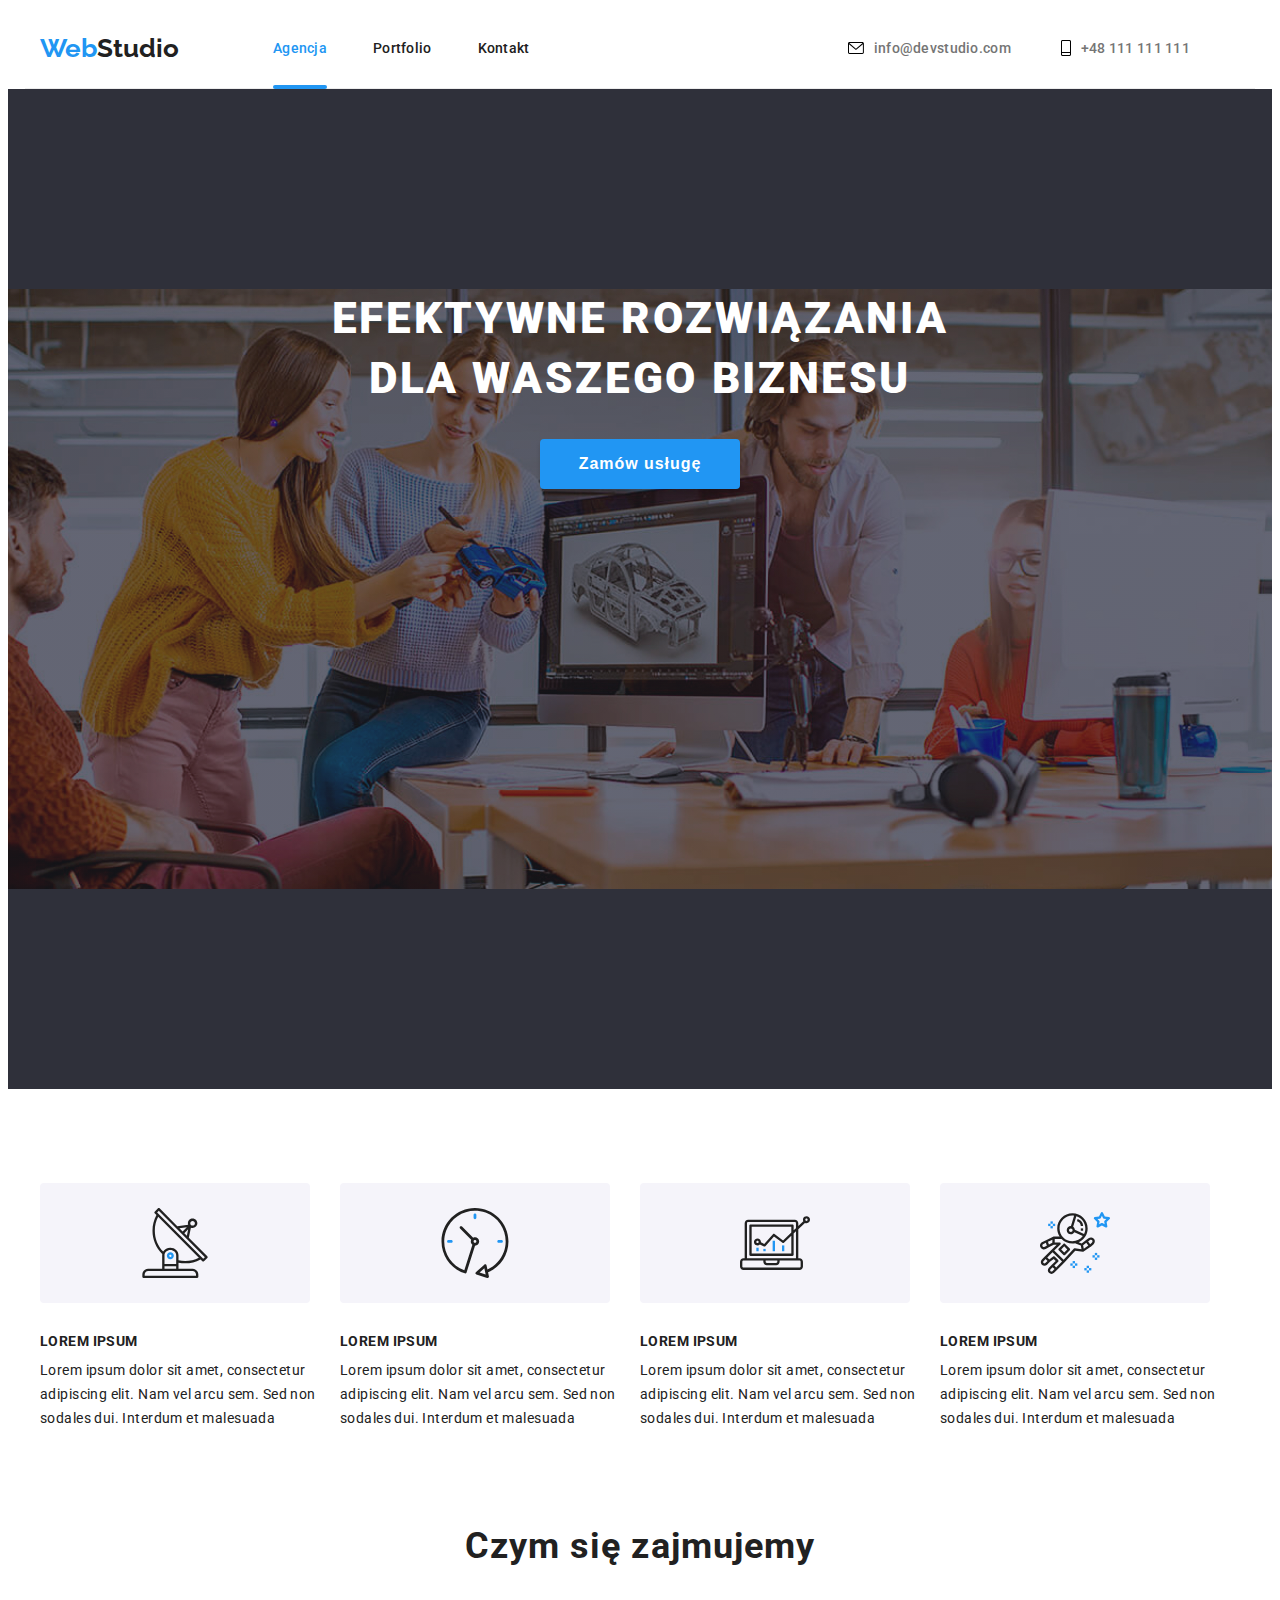
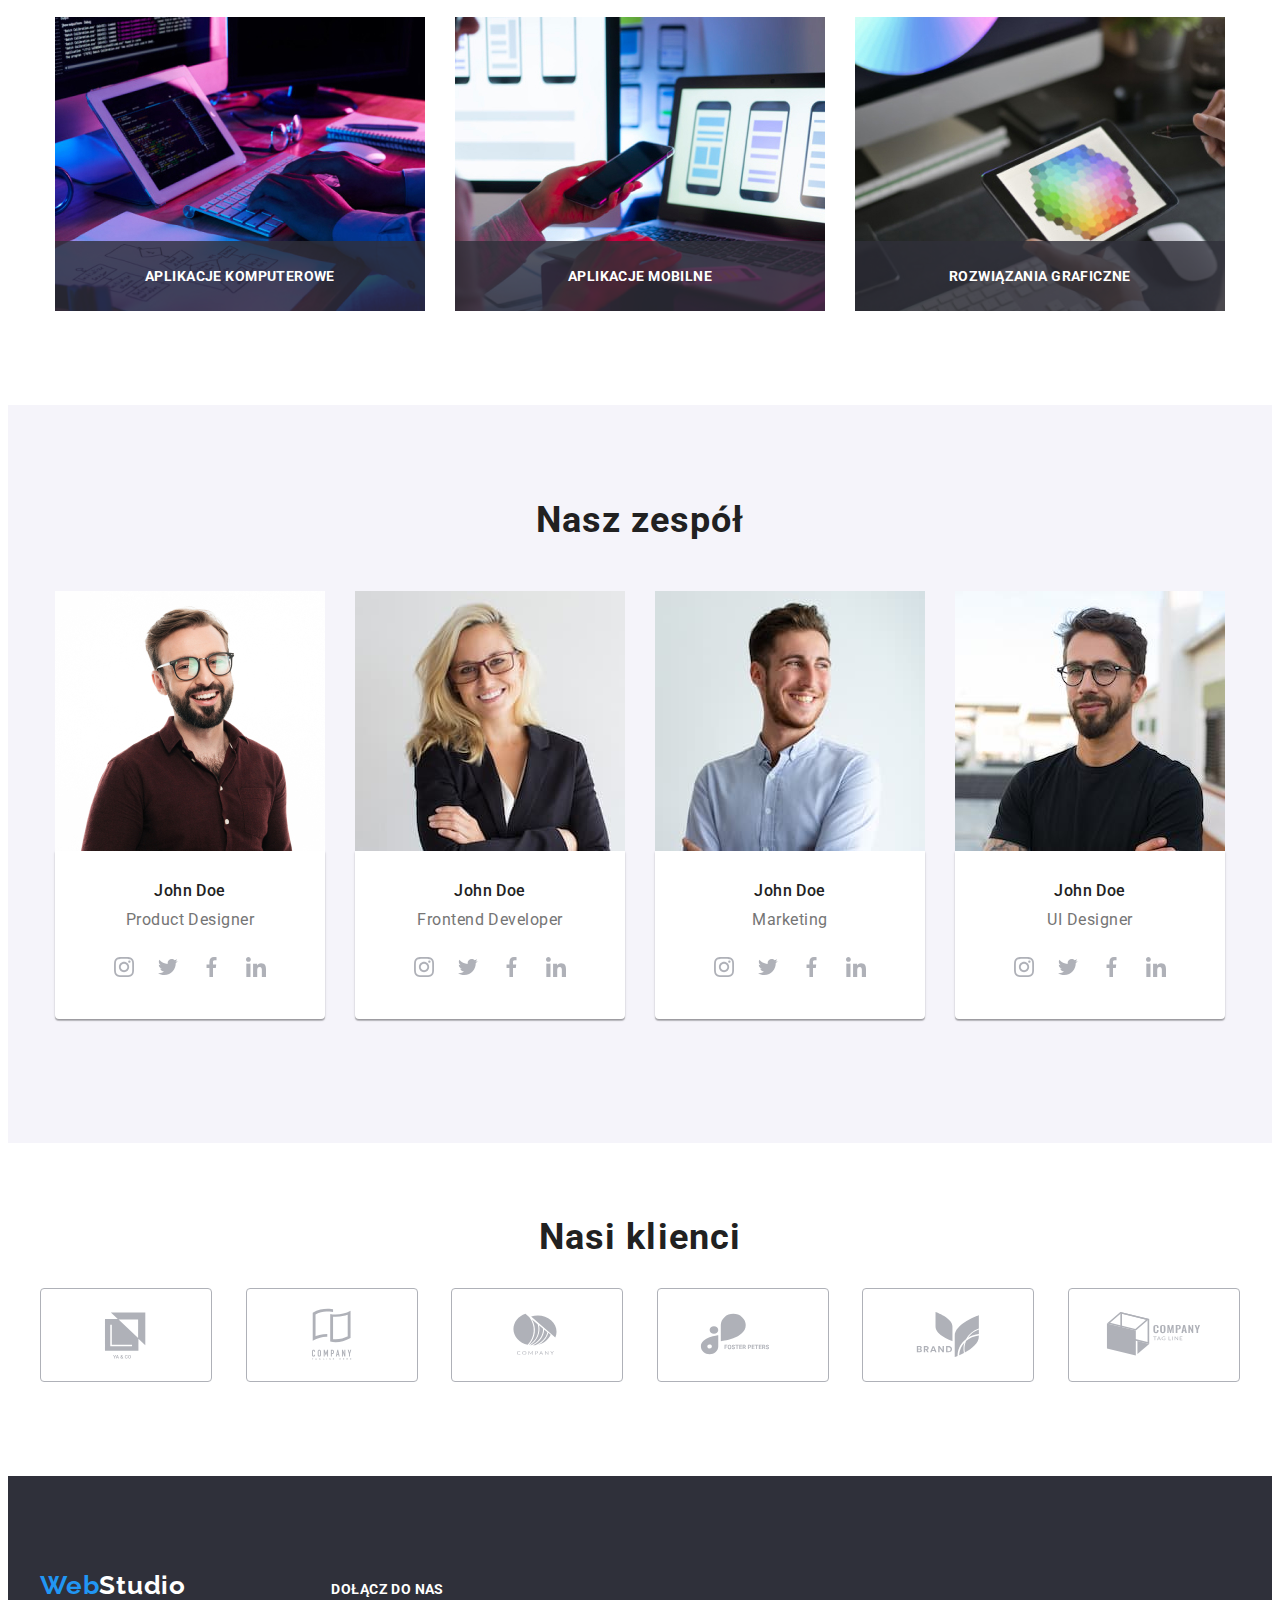
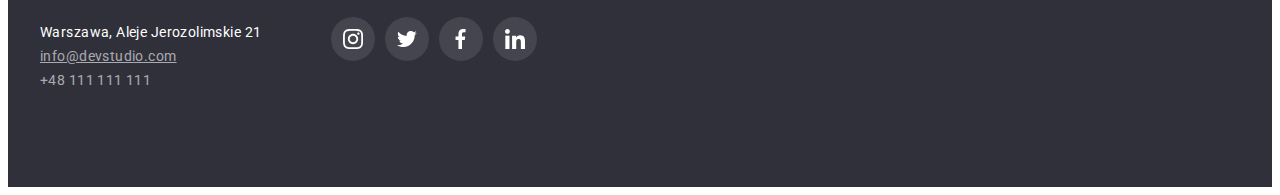
<file: index.html>
<!DOCTYPE html>
<html lang="pl">

<head>
    <meta charset="UTF-8">
    <meta http-equiv="X-UA-Compatible" content="IE=edge">
    <meta name="viewport" content="width=device-width, initial-scale=1.0">
    <link rel="stylesheet" href="https://cdnjs.cloudflare.com/ajax/libs/modern-normalize/1.0.0/modern-normalize.min.css" integrity="sha512-ISS7cAi1PEhQ8jnbJpJZMd29NlhNj4AWYyLOSp2CE/CsHxTCu+r+t0D2yoJudVrd0/8fTVPUVDzY5Tvli75u/g==" crossorigin="anonymous">
    <link rel="preconnect" href="https://fonts.googleapis.com">
    <link rel="preconnect" href="https://fonts.gstatic.com" crossorigin>
    <link href="https://fonts.googleapis.com/css2?family=Raleway:wght@700&family=Roboto:wght@400;500;700;900&display=swap" rel="stylesheet" rel="stylesheet">
    <link rel="stylesheet" href="css/styles.css" />
    <title>WebStudio</title>
     
</head>
<body>
<!--HEADER-->
<header class="header">
    <div class="container">
        <a class="navigation-logo-header" href="index.html"><span class="logo-nav-web">Web</span><span class="logo-nav">Studio</span></a>
            <nav class="navigation">
                <ul class="navigation-menu list">
                    <li class="navigation-item"> <a class="current" class="current-a" href=index.html>Agencja</a></li>
                    <li class="navigation-item"> <a href=portfolio.html>Portfolio</a></li>
                    <li class="navigation-item"> <a href=#Kontakty>Kontakt</a></li>
                </ul>
            </nav>
            <ul class="contact-list-mt list">
                <li class="contact-items">
                    <a class="header-mail-address" href="mailto:info@devstudio.com">
                        <svg class="contact-item-icons" width="16" height="12">
                            <use href="./images/icons.svg#icon-envelope"></use>
                        </svg>info@devstudio.com</a>
                </li>
                <li class="contact-items">
                    <a class="header-phone-number" href="tel:+48111111111">
                        <svg class="contact-item-icons" width="10" height="16" >
                            <use href="./images/icons.svg#icon-smartphone"></use>
                        </svg>+48 111 111 111</a>
                </li>
            </ul>
    </div>
</header>
<!--END HEADER-->
    <!--MAIN-->
        <!--HERO-->
   <main>
        <section class="hero-background">
            
            <div class="container">
                <h1 class="hero-header">EFEKTYWNE ROZWIĄZANIA DLA WASZEGO BIZNESU</h1>
                    <button class="modal-btn hero-button" type="button" data-modal-open="">Zamów usługę</button>
            </div>
        </section>
        <!--END HERO-->
        <!--CONTENT-->
        <section class="content">
                <div class="container" >
                    <ul class="content-list list">
                        <li class="content-item">
                            <div class="content-icon-box">
                                <svg class="icon-box">
                                    <use href="./images/icons.svg#icon-antenna"></use>
                                </svg>
                            </div> 
                                <h3 class="item-title">LOREM IPSUM</h3>
                                <p class="content-description">Lorem ipsum dolor sit amet, consectetur adipiscing elit. 
                                Nam vel arcu sem. Sed non sodales dui. Interdum et malesuada
                                </p>
                        </li>
                        <li class="content-item">
                            <div class="content-icon-box">
                                <svg class="icon-box">
                                    <use href="./images/icons.svg#icon-clock"></use>
                                </svg>
                            </div>
                                <h3 class="item-title">LOREM IPSUM</h3> 
                                <p class="content-description">Lorem ipsum dolor sit amet, consectetur adipiscing elit. 
                                Nam vel arcu sem. Sed non sodales dui. Interdum et
                                malesuada
                                </p>
                        </li>
                        <li class="content-item">
                            <div class="content-icon-box">
                                <svg class="icon-box">
                                    <use href="./images/icons.svg#icon-diagram"></use>
                                </svg>
                            </div>
                            <h3 class="item-title">LOREM IPSUM</h3>
                            <p class="content-description">Lorem ipsum dolor sit amet, consectetur adipiscing elit. 
                            Nam vel arcu sem. Sed non sodales dui. Interdum et
                            malesuada
                            </p>
                        </li>
                        <li class="content-item">
                            <div class="content-icon-box">
                                <svg class="icon-box">
                                    <use href="./images/icons.svg#icon-astronaut"></use>
                                </svg>
                            </div>
                            <h3 class="item-title">LOREM IPSUM</h3> 
                            <p class="content-description">Lorem ipsum dolor sit amet, consectetur adipiscing elit.
                            Nam vel arcu sem. Sed non sodales dui. Interdum et
                            malesuada
                            </p>
                        </li>
                    </ul>
                </div>
        </section>
        <!--END CONTENT-->
        <!--WHAT WE DO OUR SERVICES-->
        <section class="our-services section">
            <div class="container">
                <h2 class="services-header">Czym się zajmujemy</h2>  
                    <ul class="services-list list"> 
                        <li class="services-item"><img src="./images/imgfirst.jpg" alt="Pracownik programuje" width="370" height="294">
                            <p class="services-text">Aplikacje komputerowe</p>
                        </li>
                        <li class="services-item"><img src="./images/imgsecond.jpg" alt="Pracownik sprawdza layout strony na telefonie" width="370" height="294">
                            <p class="services-text">Aplikacje mobilne</p>        
                        </li>
                        <li class="services-item"><img src="./images/imgthird.jpg" alt="Designer wybiera kolory do strony www i aplikacji mobilnej" width="370" height="294">
                            <p class="services-text">Rozwiązania graficzne</p>  
                        </li>
                    </ul> 
                </div>
        </section>
        <!--END WHAT WE DO OUR SERVICES-->
        <!--OUR TEAM-->
        <section class="our-team section">
            <div class="container">   
                <h2 class="our-team">Nasz zespół</h2>
                        <ul class="our-team-list list">
                            <li class="our-team-item"><img src="./images/imgproductd.jpg" alt="Product Designer" width="270" height="260">
                                <div class="person-square">
                                    <p class="our-team-person">John Doe</p>
                                        <!--remember h3?-->
                                    <p class="our-team-job">Product Designer</p>
                                        <ul class="our-team-social-list list">
                                            <li class="our-team-social-items">
                                                <a class="our-team-social-link" href="#">
                                                    <svg class="social-icon">
                                                        <use href="./images/icons.svg#icon-instagram"></use>
                                                    </svg>
                                                </a>
                                            </li>
                                            <li class="our-team-social-items">
                                                <a class="our-team-social-link" href="#">
                                                    <svg class="social-icon">
                                                        <use href="./images/icons.svg#icon-twitter"></use>
                                                    </svg>
                                                </a>
                                            </li>
                                            <li class="our-team-social-items">
                                                <a class="our-team-social-link" href="#">
                                                    <svg class="social-icon">
                                                        <use href="./images/icons.svg#icon-fb"></use>
                                                    </svg>
                                                </a>
                                            </li>
                                            <li class="our-team-social-items">
                                                <a class="our-team-social-link" href="#">
                                                    <svg class="social-icon">
                                                        <use href="./images/icons.svg#icon-linkedin"></use>
                                                    </svg>
                                                </a>
                                            </li>
                                        </ul>
                                </div>
                             </li>
                            <li class="our-team-item">
                                <img src="./images/imgfrontd.jpg" alt="Front End Developer" width="270" height="260">
                                    <div class="person-square">
                                        <p class="our-team-person">John Doe</p>
                                        <p class="our-team-job">Frontend Developer</p>
                                            <ul class="our-team-social-list list">
                                                <li class="our-team-social-items">
                                                    <a class="our-team-social-link" href="#">
                                                        <svg class="social-icon">
                                                            <use href="./images/icons.svg#icon-instagram"></use>
                                                        </svg>
                                                    </a>
                                                </li>
                                                <li class="our-team-social-items">
                                                    <a class="our-team-social-link" href="#"> 
                                                        <svg class="social-icon">
                                                            <use href="./images/icons.svg#icon-twitter"></use>
                                                        </svg>
                                                    </a>
                                                </li>
                                                <li class="our-team-social-items">
                                                    <a class="our-team-social-link" href="#">
                                                        <svg class="social-icon">
                                                            <use href="./images/icons.svg#icon-fb"></use>
                                                        </svg>
                                                    </a>
                                                </li>
                                                <li class="our-team-social-items">
                                                    <a class="our-team-social-link" href="#">
                                                        <svg class="social-icon">
                                                            <use href="./images/icons.svg#icon-linkedin"></use>
                                                        </svg>
                                                    </a>
                                                </li>
                                            </ul>
                                    </div>
                            </li>
                            <li class="our-team-item">
                                <img src="./images/imgmarketing.jpg" alt="Marketing" width="270" height="260">
                                    <div class="person-square">
                                        <p class="our-team-person">John Doe</p>
                                        <p class="our-team-job">Marketing</p>
                                            <ul class="our-team-social-list list">
                                                <li class="our-team-social-items">
                                                    <a class="our-team-social-link" href="#">
                                                        <svg class="social-icon">
                                                            <use href="./images/icons.svg#icon-instagram"></use>
                                                        </svg>
                                                    </a>
                                                </li>
                                                <li class="our-team-social-items">
                                                    <a class="our-team-social-link" href="#">
                                                        <svg class="social-icon">
                                                            <use href="./images/icons.svg#icon-twitter"></use>
                                                        </svg>
                                                    </a>
                                                </li>
                                                <li class="our-team-social-items">
                                                    <a class="our-team-social-link" href="#">
                                                        <svg class="social-icon">
                                                            <use href="./images/icons.svg#icon-fb"></use>
                                                        </svg>
                                                    </a>
                                                </li>
                                                <li class="our-team-social-items">
                                                    <a class="our-team-social-link" href="#">
                                                        <svg class="social-icon">
                                                            <use href="./images/icons.svg#icon-linkedin"></use>
                                                        </svg>
                                                    </a>
                                                </li>
                                            </ul>
                                    </div>
                            </li>
                            <li class="our-team-item">
                                <img src="./images/imgfour.jpg" alt="UI Designer" width="270" height="260">
                                    <div class="person-square">
                                        <p class="our-team-person">John Doe</p>
                                        <p class="our-team-job">UI Designer</p>
                                            <ul class="our-team-social-list list">
                                                <li class="our-team-social-items">
                                                    <a class="our-team-social-link" href="#">
                                                        <svg class="social-icon">
                                                            <use href="./images/icons.svg#icon-instagram"></use>
                                                        </svg>
                                                    </a>
                                                </li>
                                                <li class="our-team-social-items">
                                                    <a class="our-team-social-link" href="#">
                                                        <svg class="social-icon">
                                                            <use href="./images/icons.svg#icon-twitter"></use>
                                                        </svg>
                                                    </a>
                                                </li>
                                                <li class="our-team-social-items">
                                                    <a class="our-team-social-link" href="#">
                                                        <svg class="social-icon">
                                                            <use href="./images/icons.svg#icon-fb"></use>
                                                        </svg>
                                                    </a>
                                                </li>
                                                <li class="our-team-social-items">
                                                    <a class="our-team-social-link" href="#">
                                                        <svg class="social-icon">
                                                            <use href="./images/icons.svg#icon-linkedin"></use>
                                                        </svg>
                                                    </a>
                                                </li>
                                            </ul>
                                    </div>
                            </li>
                        </ul> 
            </div>
                    
        </section>
        <!--END OUR TEAM-->
        <section class="clients-logo section">
            <div class="container">
                <h2 class="clients-header">Nasi klienci</h2>
                <ul class="clients-list list">
                    <li class="clients-list-items">
                        <div class="clients-container-logo">
                            <svg class="clients-logo" width="106" height="60">
                                <use href="./images/icons.svg#icon-Logoone"></use>
                            </svg>
                        </div>
                    </li>
                    <li class="clients-list-item">
                        <div class="clients-container-logo">
                            <svg class="clients-logo" width="106" height="60">
                                <use href="./images/icons.svg#icon-Logotwo"></use>
                            </svg>
                        </div>
                    </li>
                    <li class="clients-list-item">
                        <div class="clients-container-logo">
                            <svg class="clients-logo" width="106" height="60">
                                <use href="./images/icons.svg#icon-Logothree"></use>
                            </svg>
                        </div>
                    </li>
                    <li class="clients-list-item">
                        <div class="clients-container-logo">
                            <svg class="clients-logo" width="106" height="60">
                                <use href="./images/icons.svg#icon-Logofour"></use>
                            </svg>
                        </div>
                    </li>
                    <li class="clients-list-item">
                        <div class="clients-container-logo">
                            <svg class="clients-logo" width="106" height="60">
                                <use href="./images/icons.svg#icon-Logofive"></use>
                            </svg>
                        </div>
                    </li>
                    <li class="clients-list-item">
                        <div class="clients-container-logo">
                            <svg class="clients-logo" width="106" height="60">
                                <use href="./images/icons.svg#icon-Logosix"></use>
                            </svg>
                        </div>
                    </li>
                </ul>


            </div>
        </section>
    </main>
    <!--END MAIN-->
    <!--FOOTER-->
    <footer class="footer section">
        <div class="container">  
            <div class="footer-data">
                <h3><a href="#index"><span class="logo-footer-blue">Web</span><span class="logo-footer-light">Studio</span></a>
                </h3>
                    <address>
                        <ul class="footer-list list">
                        <li class="item"><a class="footer-address" href="https://goo.gl/maps/imskWViYpNZ9BuhFA">Warszawa, Aleje Jerozolimskie 21</a></li>
                        <li class="item"><a class="footer-mail-address" href="mailto:info@devstudio.com">info@devstudio.com</a></li>
                        <li class="item"><a class="footer-phone-number" href="tel:+48111111111">+48 111 111 111</a></li>
                        </ul>
                    </address>
            </div>
            <div class="footer-social-data">
                <h3 class="social-media-header">Dołącz do nas</h3>
                    <ul class="social-media-list">
                        <li class="social-item">
                            <a class="social-link" href="#">
                                <svg class="social-logo" width="20" height="20">
                                <use href="./images/icons.svg#icon-instagram">
                                </use></svg></a></li>
                        <li class="social-item">
                            <a class="social-link" href="#">
                                <svg class="social-logo" width="20" height="20">
                                <use href="./images/icons.svg#icon-twitter">
                                </use></svg></a></li>
                        <li class="social-item">
                            <a class="social-link" href="#">
                            <svg class="social-logo" width="20" height="20">
                            <use href="./images/icons.svg#icon-fb">
                            </use></svg></a></li>
                        <li class="social-item">
                            <a class="social-link" href="#"> 
                            <svg class="social-logo" width="20" height="20">
                                <use href="./images/icons.svg#icon-linkedin">
                                </use></svg></a></li>
            </div>
    </footer>
    <!--END FOOTER-->
    <div class="backdrop is-hidden " data-modal>
        <div class="modal">
            <button type="button" class="close-btn" data-modal-close>x</button>
        </div>
    </div>
    <script src="./js/modal.js"></script>
</body>
</html>
</file>
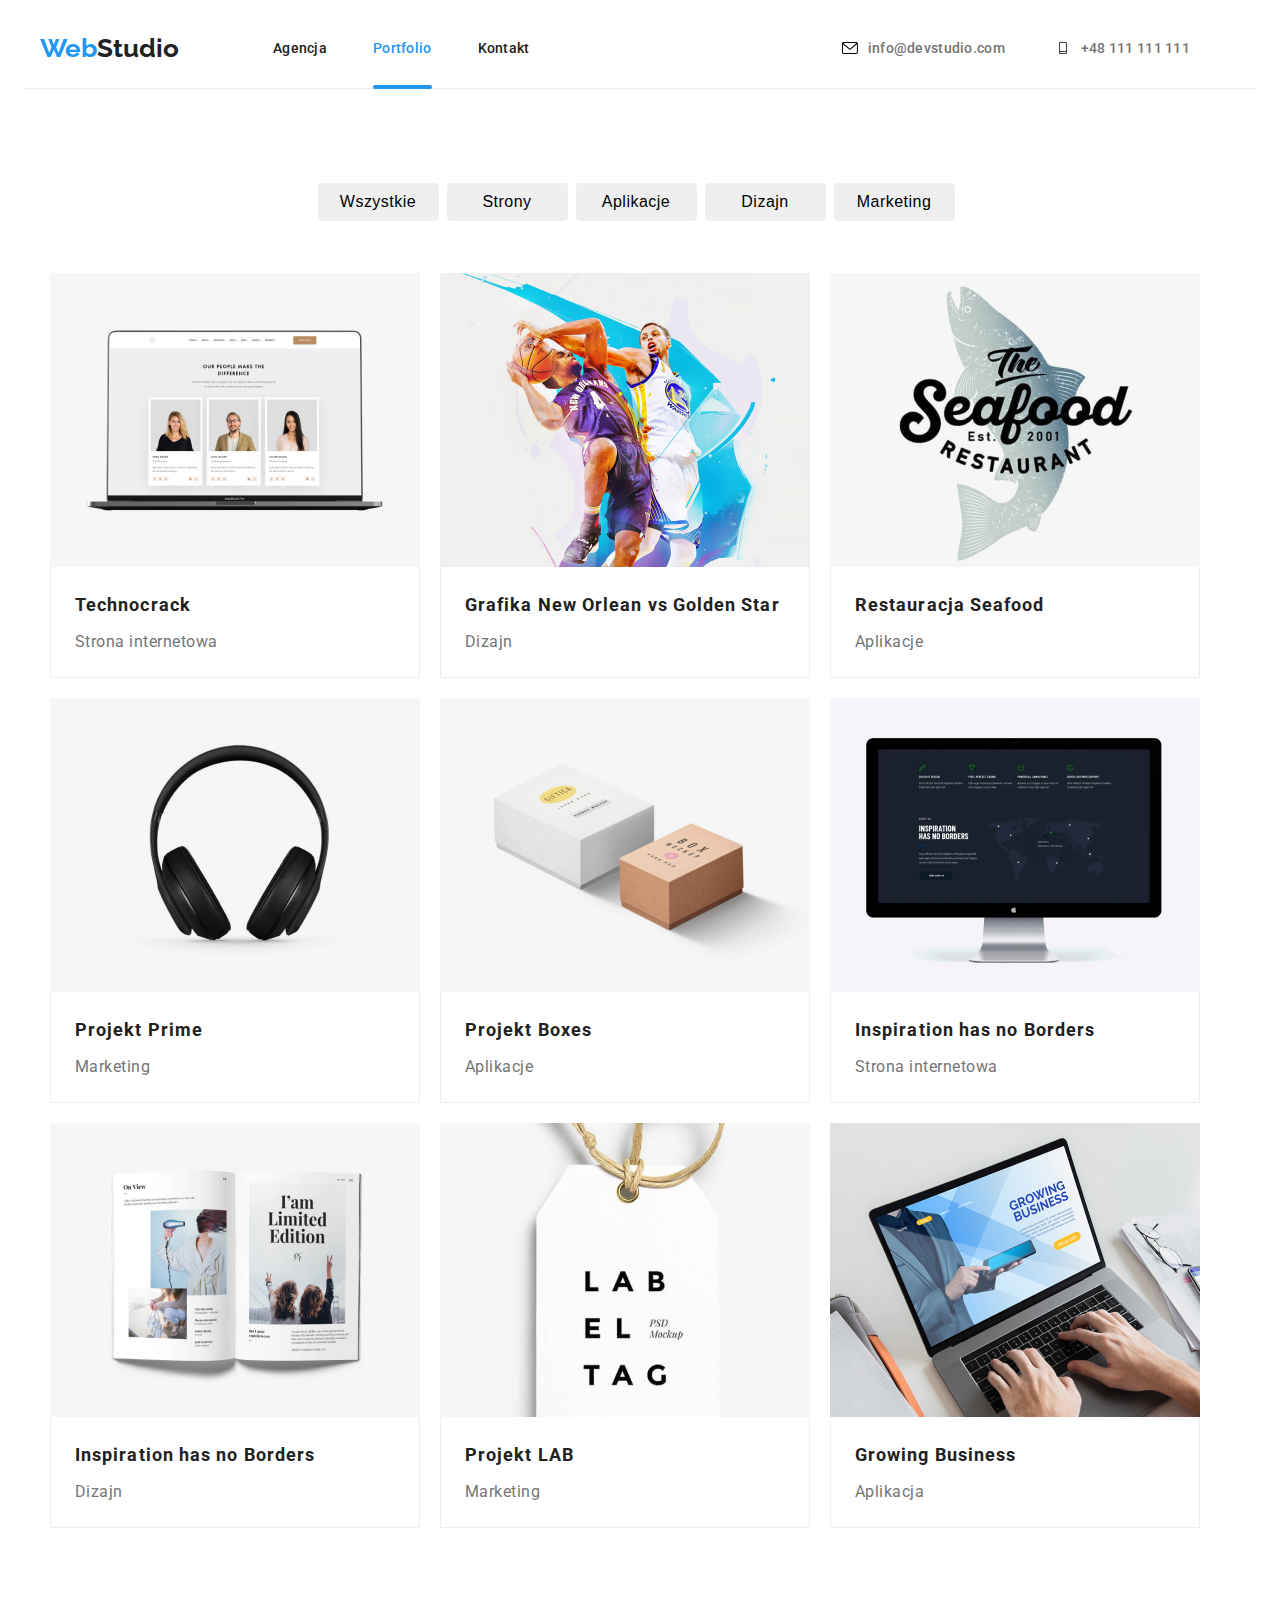
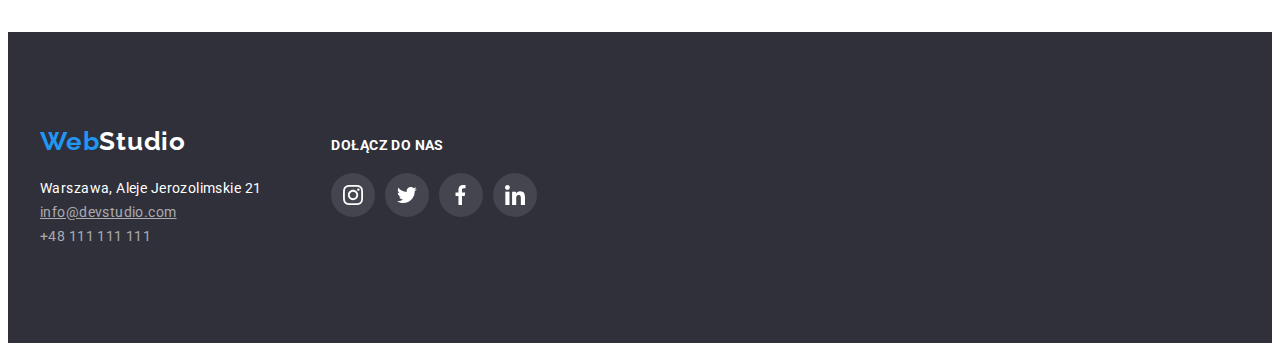
<file: portfolio.html>
<!DOCTYPE html>
<html lang="pl">
<head>
    <meta charset="UTF-8">
    <meta http-equiv="X-UA-Compatible" content="IE=edge">
    <meta name="viewport" content="width=device-width, initial-scale=1.0">
    <link rel="stylesheet" href="https://cdnjs.cloudflare.com/ajax/libs/modern-normalize/1.0.0/modern-normalize.min.css" integrity="sha512-ISS7cAi1PEhQ8jnbJpJZMd29NlhNj4AWYyLOSp2CE/CsHxTCu+r+t0D2yoJudVrd0/8fTVPUVDzY5Tvli75u/g==" crossorigin="anonymous">
    <link rel="preconnect" href="https://fonts.googleapis.com">
    <link rel="preconnect" href="https://fonts.gstatic.com" crossorigin>
    <link href="https://fonts.googleapis.com/css2?family=Raleway:wght@700&family=Roboto:wght@400;500;700;900&display=swap"
        rel="stylesheet" rel="stylesheet">
    <link rel="stylesheet" href="css/styles.css"/>
    <title>Portfolio</title>
   
</head>
<body>
    <!--HEADER NAVIGATION-->
    <header class="header">
        <div class="container">
            <a class="navigation-logo-header" href="index.html"><span class="logo-nav-web">Web</span><span
                    class="logo-nav">Studio</span></a>
            <nav class="navigation">
                <ul class="navigation-menu list">
                    <li class="navigation-item"> <a href=index.html>Agencja</a></li>
                    <li class="navigation-item"> <a class="current" href=portfolio.html>Portfolio</a></li>
                    <li class="navigation-item"> <a href=#Kontakty>Kontakt</a></li>
                </ul>
            </nav>
            <ul class="contact-list-mt list">
                <li class="contact-items">
                    <a class="header-mail-address" href="mailto:info@devstudio.com">
                        <svg class="contact-item-icons" width="16" height="12">
                            <use href="./images/icons.svg#icon-envelope"></use>
                        </svg>info@devstudio.com</a>
                </li>
                <li class="contact-items">
                    <a class="header-phone-number" href="tel:+48111111111">
                        <svg class="contact-item-icons" width="16" height="12">
                            <use href="./images/icons.svg#icon-smartphone"></use>
                        </svg>+48 111 111 111</a>
                </li>
            </ul>
        </div>
    </header>
    <!--END HEADER NAVIGATION-->
    <main>
        <!--FILTERS-->
        <section class="filters"> 
            <div class="container"> 
                <ul class="filters-list list">
                    <li><button class="filters-nav-button" type="button">Wszystkie</button></li>
                    <li><button class="filters-nav-button" type="button">Strony</button></li>
                    <li><button class="filters-nav-button" type="button">Aplikacje</button></li>
                    <li><button class="filters-nav-button" type="button">Dizajn</button></li>
                    <li><button class="filters-nav-button" type="button">Marketing</button></li>
                </ul></div>
               
        </section>
        <!-- END FILTERS-->
        <!--PORTFOLIO-->
        <section class="portfolio">
            <div class="container"> 
                <ul class="portfolio-list list"> 
                        <li class="portfolio-item">
                            <div class="portfolio-container">
                                <img src="./images/imgtechno.jpg" alt="Zdjęcia trzech pracowników" width="370" height="294">
                                    <div class="item-overlay">
                                        <p>Technocrack jest popularną platformą wykorzystywaną do rozpowszechniania koronawirusa. Firmy wykorzystują tę platformę do celów szpiegowskich i ataków na niezabezpieczone serwery konkurencji</p>
                                    </div>  
                            </div> 
                            <div class="portfolio-sub-container">
                                    <p class="portfolio-list-title">Technocrack</p>
                                    <p class="portfolio-list-subtitles">Strona internetowa</p>
                            </div>    
                                   
                        </li>
                        <li class="portfolio-item">
                            <div class="portfolio-container">
                            <img src="./images/imggrafikan.jpg" alt="Dwóch koszykarzy walczy o piłkę" width="370" height="294">
                                <div class="item-overlay">
                                        <p>Technocrack jest popularną platformą wykorzystywaną do rozpowszechniania koronawirusa. Firmy wykorzystują tę
                                        platformę do celów szpiegowskich i ataków na niezabezpieczone serwery konkurencji</p>
                                </div>
                            </div>
                            <div class="portfolio-sub-container">
                                    <p class="portfolio-list-title">Grafika New Orlean vs Golden Star</p>
                                    <p class="portfolio-list-subtitles">Dizajn</p>
                            </div>
                        </li>                   
                        <li class="portfolio-item">
                            <div class="portfolio-container">
                                <img src="./images/imgrestauracja.jpg" alt="Logo restauracji Seafood" width="370" height="294">
                                    <div class="item-overlay">
                                            <p>Technocrack jest popularną platformą wykorzystywaną do rozpowszechniania koronawirusa. Firmy wykorzystują tę
                                            platformę do celów szpiegowskich i ataków na niezabezpieczone serwery konkurencji</p>
                                    </div>
                            </div>
                                <div class="portfolio-sub-container">
                                    <p class="portfolio-list-title">Restauracja Seafood</p>
                                    <p class="portfolio-list-subtitles">Aplikacje</p>
                                </div>
                        </li>
                    
                        <li class="portfolio-item">
                            <div class="portfolio-container">
                                <img src="./images/imgprojektprime.jpg" alt="Słuchawki" width="370" height="294">
                                    <div class="item-overlay">
                                        <p>Technocrack jest popularną platformą wykorzystywaną do rozpowszechniania koronawirusa. Firmy wykorzystują tę
                                        platformę do celów szpiegowskich i ataków na niezabezpieczone serwery konkurencji</p>
                                    </div>
                            </div>
                                <div class="portfolio-sub-container">
                                    <p class="portfolio-list-title">Projekt Prime</p>
                                    <p class="portfolio-list-subtitles">Marketing</p>
                                </div>
                        </li>
                        <li class="portfolio-item">
                            <div class="portfolio-container">
                                <img src="./images/imgprojektboxes.jpg" alt="Pudełka" width="370" height="294">
                                    <div class="item-overlay">
                                        <p>Technocrack jest popularną platformą wykorzystywaną do rozpowszechniania koronawirusa. Firmy wykorzystują tę
                                        platformę do celów szpiegowskich i ataków na niezabezpieczone serwery konkurencji</p>
                                    </div>
                            </div>
                                <div class="portfolio-sub-container">
                                    <p class="portfolio-list-title">Projekt Boxes</p>
                                    <p class="portfolio-list-subtitles">Aplikacje</p>
                                </div>
                        </li>
                            
                        <li class="portfolio-item">
                            <div class="portfolio-container">
                                <img src="./images/imginspiration.jpg" alt="Zdjęcie monitora" width="370" height="294">
                                    <div class="item-overlay">
                                        <p>Technocrack jest popularną platformą wykorzystywaną do rozpowszechniania koronawirusa. Firmy wykorzystują tę
                                        platformę do celów szpiegowskich i ataków na niezabezpieczone serwery konkurencji</p>
                                    </div>
                            </div>
                                <div class="portfolio-sub-container">
                                    <p class="portfolio-list-title">Inspiration has no Borders</p>
                                    <p class="portfolio-list-subtitles">Strona internetowa</p>
                                </div>    
                        </li>

                        <li class="portfolio-item">
                            <div class="portfolio-container">
                                <img src="./images/imgmagazyn.jpg" alt="Zawieszki Indentyfikatory" width="370" height="294">
                                    <div class="item-overlay">
                                        <p>Technocrack jest popularną platformą wykorzystywaną do rozpowszechniania koronawirusa. Firmy wykorzystują tę
                                            platformę do celów szpiegowskich i ataków na niezabezpieczone serwery konkurencji</p>
                                        
                                    </div>
                            </div>
                                <div class="portfolio-sub-container">
                                    <p class="portfolio-list-title">Inspiration has no Borders</p>
                                    <p class="portfolio-list-subtitles">Dizajn</p>
                                </div>    
                        </li>
                    
                        <li class="portfolio-item">
                            <div class="portfolio-container">
                            <img src="./images/imgprojektlab.jpg" alt="Magazyn ilustrowany z limitowanej edycji" width="370" height="294">
                                <div class="item-overlay">  
                                        <p>Technocrack jest popularną platformą wykorzystywaną do rozpowszechniania koronawirusa. Firmy wykorzystują tę
                                            platformę do celów szpiegowskich i ataków na niezabezpieczone serwery konkurencji</p>
                                    
                                </div>
                            </div>
                                <div class="portfolio-sub-container">
                                    <p class="portfolio-list-title">Projekt LAB</p>
                                    <p class="portfolio-list-subtitles">Marketing</p> 
                                </div>    
                        </li>
                    
                        <li class="portfolio-item">
                            <div class="portfolio-container">
                                    <img src="./images/imggrowing.jpg" alt="Pracowik pisze na laptopie" width="370" height="294">
                                    <div class="item-overlay"> 
                                        <p>Technocrack jest popularną platformą wykorzystywaną do rozpowszechniania koronawirusa. Firmy wykorzystują tę
                                            platformę do celów szpiegowskich i ataków na niezabezpieczone serwery konkurencji</p>
                                    
                                 </div>
                            </div>
                                <div class="portfolio-sub-container">
                                    <p class="portfolio-list-title">Growing Business</p>
                                    <p class="portfolio-list-subtitles">Aplikacja</p>
                                </div>
                        </li>
                </ul>
            </div>    
        </section>
        <!--END PORTFOLIO-->
    </main>

    <footer class="footer section">
        <div class="container">
            <div class="footer-data">
                <h3><a href="#index"><span class="logo-footer-blue">Web</span><span
                            class="logo-footer-light">Studio</span></a>
                </h3>
                <address>
                    <ul class="footer-list list">
                        <li class="item"><a class="footer-address" href="https://goo.gl/maps/imskWViYpNZ9BuhFA">Warszawa,
                                Aleje Jerozolimskie 21</a></li>
                        <li class="item"><a class="footer-mail-address"
                                href="mailto:info@devstudio.com">info@devstudio.com</a></li>
                        <li class="item"><a class="footer-phone-number" href="tel:+48111111111">+48 111 111 111</a></li>
                    </ul>
                </address>
            </div>
            <div class="footer-social-data">
                <h3 class="social-media-header">Dołącz do nas</h3>
                <ul class="social-media-list">
                    <li class="social-item">
                        <a class="social-link" href="#">
                            <svg class="social-logo" width="20" height="20">
                                <use href="./images/icons.svg#icon-instagram">
                                </use>
                            </svg></a>
                    </li>
                    <li class="social-item">
                        <a class="social-link" href="#">
                            <svg class="social-logo" width="20" height="20">
                                <use href="./images/icons.svg#icon-twitter">
                                </use>
                            </svg></a>
                    </li>
                    <li class="social-item">
                        <a class="social-link" href="#">
                            <svg class="social-logo" width="20" height="20">
                                <use href="./images/icons.svg#icon-fb">
                                </use>
                            </svg></a>
                    </li>
                    <li class="social-item">
                        <a class="social-link" href="#">
                            <svg class="social-logo" width="20" height="20">
                                <use href="./images/icons.svg#icon-linkedin">
                                </use>
                            </svg></a>
                    </li>
            </div>
    </footer>
    <div class="backdrop is-hidden" data-modal>
        <div class="modal">
            <button type="button" class="close-btn" data-modal-close>x</button>
        </div>
    </div>
    <script src="./js/modal.js"></script>
</body>
</html>
</file>
<file: css/styles.css>
body {
  font-family: "Roboto", "Open Sans", sans-serif;
  color: #212121;
  text-decoration: none;
  }

h1,
h2,
h3,
h4,
h5,
h6 {
  margin: 0;
  padding: 0;
}
:root {
  --main-color: #212121;
  --second-color-logo: #2196f3;
  --logo-footer-light: #ffffff;
  --main-color-link-hover-focus: #2196f3;
  --main-color-link: #757575;
  --main-color-link-tel: rgba(255, 255, 255, 0.6);
  --main-color-button-background-active: #2196f3; /*ok*/
  --main-color-button-shadows-active: 0px 3px 1px rgba(0, 0, 0, 0.1),
    0px 1px 2px rgba(0, 0, 0, 0.08), 0px 2px 2px rgba(0, 0, 0, 0.12);
  --main-color-button-link-active: #ffffff;
  --main-color-button-background: #f5f4fa;
  --main-color-button-link: #212121;
  --footer-background-color: #2f303a;
  --portfolio-list-title: ##212121;
  --portfolio-list-subtitles: #757575;
  --hero-color-background: #2f303a;
  --background-color-our-team: #f5f4fa;
  --header-color: #ececec;

  /*change color var, from here ok */
  --main-background-box-color: #f5f4fa;
  --main-background-link-color: #ffffff;
  --client-background-color: #e5e5e5;
  --social-icon-footer-background: rgba(255, 255, 255, 0.1);
  --social-company-icon-color: #afb1b8;
  --social-icon-footer-color: #ffffff;
  --hover-portfolio-color: rgba(33, 150, 243, 0.9);
  --borer-color-first: #eeeeee; 
  --border-close-button: rgba(0,0,0,0.1); 
}

ul,
ol {
  padding: 0;
  margin: 0;
}

p {
  margin: 0;
  padding: 0;
}

img {
  display: block;
}

.list {
  list-style: none;
}
.link {
  text-decoration: none;
}

.container {
  max-width: 1200px;
  min-height: 80px;
  padding: 0 15px;
  margin: 0 auto;
}

.section {
  padding-top: 94px;
  padding-bottom: 94px;
}

a {
  text-decoration: inherit;
  cursor: pointer;
  color: inherit;
}
/*a:active { color: var(--main-color-link-hover-focus); }*/


ul {
  list-style-type: none;
}

 

/*========== HEADER LOGO ==========*/

.logo-nav-web {
  color: var(--second-color-logo);
  text-decoration: none;
}

.navigation-logo-header {
  font-family: "Raleway", sans-serif;
  font-weight: 700;
  font-size: 26px;
  line-height: 1.192;
  color: var(--main-color);
  text-decoration: none;
  margin-right: 94px; 
}

.navigation-logo-header:hover,
.navigation-logo-header:focus {
  cursor: pointer;
}

.logo-nav {
  color: var(--main-color);
}

.logo-nav:hover,
.logo-nav:focus {
  cursor: pointer;
}

/*========== END LOGO ==========*/

/*========== HEADER NAVIGATION ==========*/

.navigation {
  display: flex;
  align-items: center;
}

 
.header .container {
  display: flex;
  align-items: center;
  border-bottom: 1px solid;  
  color: var(--header-color); 

}

.navigation-menu {
  
  list-style-type: none;
  display: flex;
}

.contact-list-mt {
  display: flex;
  align-items: center;
  margin-left: auto;
}

.contact-items:not(last-child) {
  margin-right: 50px;
}

.navigation-item {
   
  font-weight: 500;
  font-size: 14px;
  line-height: 1.142;
  letter-spacing: 0.02em;
  display: flex;
  color: var(--main-color);
}

.navigation-item:hover,
.navigation-item:focus {
     
  cursor: pointer;
  color: var(--main-color-link-hover-focus);
   
 
}
.navigation-menu .navigation-item:not(last-child) {
  margin-right: 46px;
}

.current {
  position: relative; 
  display: block; 
  color: var(--main-color-link-hover-focus);
}

/* .current:after {
  position: relative; 
  display: block; 
  content: "";
  width: 53px;
  height: 4px;
  margin-bottom: 30px;  
  background-color: #2196F3;
  border-radius: 2px;
} */

.current:after {
  content: "";
  position: absolute; 
  left: 0; 
  bottom: -33px; 
  width: 100%;
  height: 4px;
  border-radius: 2px;
  background-color: var(--main-color-link-hover-focus);
  
     
}

 .current-a {

  cursor: pointer;
  color: var(--main-color-link-hover-focus);
  transition-duration: 250ms;
  transition-timing-function: cubic-bezier(0.4, 0, 0.2, 1);
}

 
/* .current:hover:after {
  width: 100%; 
 
}
.current:hover:after {
  width: 100%; 
   
 
}
 */

/*========== NAV PHONE AND MAIL/ SOCIAL ICONS ==========*/

.header-phone-number {
  display: flex;
  align-items: center;
  font-weight: 500;
  font-size: 14px;
  line-height: 1.142;
  letter-spacing: 0.02em;
  margin-left: auto;
  color: var(--main-color-link);
}

.header-mail-address {
  display: flex;
  align-items: center;
  font-style: normal;
  font-weight: 500;
  font-size: 14px;
  line-height: 1.142;
  letter-spacing: 0.02em;
  margin-left: auto;
  color: var(--main-color-link);
}

/* sprawdź    */
.contact-item-icons {
   
  margin-right: 10px;
}


.header-mail-address:hover,
.header-mail-address:focus {
  fill: var(--main-color-link-hover-focus);
  color: var(--main-color-link-hover-focus);
  cursor: pointer;
}

.header-phone-number:hover,
.header-phone-number:focus {
  fill: var(--main-color-link-hover-focus);
  color: var(--main-color-link-hover-focus);
  cursor: pointer;
}

/*========== END NAV PHONE AND MAIL/ SOCIAL ICONS ==========*/

/*========== END HEADER NAVIGATION ==========*/

/*========== HERO ==========*/

.hero-background {
  /*max-width: 1600px;*/
  height: 600px;
  background-image: linear-gradient(
      rgba(47, 48, 58, 0.4),
      rgba(47, 48, 58, 0.4)
    ),
    url("../images/imgstaffo.jpg");
  background-repeat: no-repeat; 
  padding: 200px 0px;
  background-position: center; 
  background-color: var(--hero-color-background);
  margin-bottom: 94px;
}

.hero-background .container {
  display: flex;
  flex-direction: column;
  justify-content: center;
  align-items: center;
}

.hero-header {
  width: 696px;
  font-weight: 900;
  line-height: 1.363;
  letter-spacing: 0.06em;
  text-align: center;
  font-size: 44px;
  color: var(--main-color-button-link-active);
}

.hero-button {
  width: 200px;
  height: 50px;
  font-size: 16px;
  font-weight: 700;
  line-height: 1.875;
  text-align: center;
  letter-spacing: 0.06em;
  margin-top: 30px;
  color: var(--main-color-button-link-active);
  background-color: var(--second-color-logo);
  box-shadow: 0px 4px 4px rgba(0, 0, 0, 0.15);
  border-radius: 4px;
  border: 0px;
}

.hero-button:hover,
.hero-button:focus {
  cursor: pointer;
  color: var(--main-color);
}

/*========== COMPONENTS ----> CONTAINS ALL COMPONENTS ==========*/

/*========== FILTERS ==========*/

.filters {
  padding-top: 94px;
}

.filters-nav-button {
  font-weight: 500;
  font-size: 16px;
  line-height: 1.625;
  letter-spacing: 0.03em;
  width: 121px;
  height: 38px;
  margin-right: 8px;
  padding: 6px 22px;    
  border-radius: 4px;
  cursor: pointer;
  border-style: none; 
}

.filters-nav-button:hover {
  background-color: var(--main-color-button-background-active);
  box-shadow: var(--main-color-button-shadows-active);
  color: var(--main-color-button-link-active);
  cursor: pointer; 
}

.container .filters-list {
  display: flex;
  justify-content: center;
  align-items: center;
  margin-bottom: 50px;
}

/*==========END FILTR==========*/

/*==========END COMPONENTS==========*/

/*==========CONTENT ==========*/

.content-icon-box {
  display: flex;
  align-items: center;
  justify-content: center;
  width: 270px;
  height: 120px;
  margin-bottom: 30px;
  background-color: var(--main-background-box-color);
  border-radius: 4px;
}

.icon-box {
  width: 70px;
  height: 70px;
}

.container .content-list {
  display: flex;
  justify-content: center;
}

.content h3 {
  font-weight: 700;
  font-size: 14px;
  line-height: 1.142;
  padding-bottom: 10px;
  letter-spacing: 0.03em;
  text-transform: uppercase;
  color: var(--main-color);
}

.content p {
  font-size: 14px;
  line-height: 1.714;
  letter-spacing: 0.03em;
}

/*========== OUR SERVICES =========*/
/*
.container .services-list {

  display: flex;   
  flex-direction: column;
  justify-content: center;
  align-items: center;
}
*/
.our-services h2 {
  font-weight: 700;
  font-size: 36px;
  margin-bottom: 50px;
  line-height: 1.167;
  text-align: center;
  letter-spacing: 0.03em;
  color: var(--main-color);
}



.container .services-list {
  display: flex;
  justify-content: center;
}

.services-list .services-item {
  margin: 0 15px;
  position: relative; 
}

.services-item .services-text {
  position: absolute; 
  display: flex; 
  align-items: center; 
  justify-content: center; 
  width: 100%;
  height: 70px;
  left: 0%;
  bottom: 0%; 
  font-weight: 700;
  font-size: 14px;
  line-height: 1.143;
  text-align: center;
  letter-spacing: 0.03em;
  text-transform: uppercase;  
  color: var(--main-background-link-color);
  background-color: rgba(47, 48, 58, 0.8);


}

/*========== END OUR SERVICES ==========*/

/*========== OUR TEEM ==========*/

.our-team {
  background-color: var(--main-background-box-color);
}

.our-team h2 {
  font-weight: 700;
  font-size: 36px;
  /*margin-bottom: 40px;*/
  line-height: 1.167;
  text-align: center;
  letter-spacing: 0.03em;
  color: var(--main-color);
}

.container .our-team-list {
  display: flex;
}

.our-team-item {
  margin: 50px 15px 0px;
}


.our-team-person {
  font-size: 16px;
  line-height: 1.1875;
  text-align: center;
  letter-spacing: 0.03em;
  font-weight: 500;
  padding-top: 30px;
  margin-bottom: 10px;
  color: var(--main-color);
}

.our-team-job {
  font-size: 16px;
  line-height: 1.1875;
  text-align: center;
  letter-spacing: 0.03em;
  color: var(--portfolio-list-subtitles);
}

.person-square {
  background-color: var(--main-background-link-color);
  box-shadow: 0px 1px 3px rgba(0, 0, 0, 0.12), 0px 1px 1px rgba(0, 0, 0, 0.14),
    0px 2px 1px rgba(0, 0, 0, 0.2);
  border-radius: 0px 0px 4px 4px;
  margin-bottom: 30px;
}

 
.our-team-social-list {
  display: flex;
  justify-content: center;
  align-items: center;
  margin-top: 16px;
  padding-bottom: 30px;
}

.social-icon {
  width: 20px;
  height: 20px;
}

.our-team-social-items {
  fill: var(--social-company-icon-color); 

}


.our-team-social-link {
  display: flex;
  justify-content: space-around;
  align-items: center;
  width: 44px;
  height: 44px;
  border-radius: 50%;
}


.our-team-social-items:hover .our-team-social-link,
.our-team-social-items:focus .our-team-social-link
{
  background-color: var(--main-color-link-hover-focus);
  fill: #ffffff;
  color: #ffffff;
   
  

}
 

/*========== END OUR TEEM ==========*/

/*========== PORTFOLIO ==========*/
.portfolio {
  padding-bottom: 94px;
}

.portfolio-list {
  list-style: none;
  display: flex;
  flex-flow: row wrap;
}

.portfolio-list {
  
}

/*.portfolio-sub-container {
position: relative;
overflow: hidden;

}*/

.portfolio-sub-container {
  
  border-left: 1px solid var(--borer-color-first);
  border-right: 1px solid var(--borer-color-first);
  border-bottom: 1px solid var(--borer-color-first);

}



.portfolio-list-title {
  font-weight: 700;
  font-size: 18px;
  line-height: 2;
  letter-spacing: 0.06em;
  padding-top: 20px;
  padding-right: 24px;
   padding-left: 24px; 
  color: var(--main-color);
}

 
.portfolio-list-subtitles {
   font-size: 16px;
  line-height: 1.875;
  letter-spacing: 0.03em;
  color: var(--main-color-link);
  padding: 4px 24px 20px 24px; 

}

.portfolio .portfolio-item {
  margin: 10px;
   
  
}
 

.portfolio-list .portfolio-item:hover,
.portfolio-list .portfolio-item:focus  {

  background-color: #FFFFFF;
  box-sizing: border-box;
  box-shadow: 0px 1px 1px rgba(0, 0, 0, 0.12), 0px 4px 4px rgba(0, 0, 0, 0.06), 1px 4px 6px rgba(0, 0, 0, 0.16);
}


.portfolio-container {
  position: relative;
  overflow: hidden;
   
}

.item-overlay{
  position: absolute;
  top: 0;
  left: 0; 
  width: 100%;
  height: 100%; 
  transform: translateY(100%); 
  transition-duration: 250ms;
  transition-timing-function: cubic-bezier(0.4, 0, 0.2, 1);
  background-color: rgba(33, 150, 243, 0.9); 
  font-size: 18px;
  line-height: 1.555;
  letter-spacing: 0.03em;
  padding: 49px 45px 49px 24px; 
  color: var(--social-icon-footer-color); 


}

 
.portfolio-item:hover .item-overlay,
.portfolio-item:focus .item-overlay,
.portfolio-item:hover .item-overlay,
.portfolio-item:focus .item-overlay
  {
  
  transform: translateY(0); 

}

/*
.portfolio-list .item-box {
  border: 1px solid #eeeeee;
  padding: 20px 24px;
  position: absolute; 
  font-size: 18px; 
  width: 100%;
  height: 100%;
  left: 0px;
  top: 0px;
  line-height: 1.56;
  letter-spacing: 0.03em;
  transform: translatey(100%);
  transition: transform 250ms cubic-bezier(0.4, 0, 0.2, 1);
  display: flex;
  justify-content: center;
  align-items: center;
  
    background-color: var(--hover-portfolio-color);
  

}
*/



.portfolio-item .item-overlay:hover,
.portfolio-item .item-overlay:focus {
    
  box-shadow: 0px 1px 1px rgba(0, 0, 0, 0.12), 0px 4px 4px rgba(0, 0, 0, 0.06),
    1px 4px 6px rgba(0, 0, 0, 0.16);
  }






/*========== END PORTFOLIO ==========*/

/*========== CLIENTS ==========*/

.clients-logo {
  fill: var(--social-company-icon-color);
}

.clients-logo h2 {
  text-align: center;
  padding-bottom: 50px;
  font-weight: bold;
  font-size: 36px;
  line-height: 1.166px;
  letter-spacing: 0.03em;
}

.clients-list {
  display: flex;
  align-items: center;
  justify-content: space-between;
}

.clients-container-logo {
  display: flex;
  align-items: center;
  justify-content: center;
  width: 170px;
  height: 92px;
  border-style: solid;
  border-width: 1px;
  border-color: #afb1b8;
  border-radius: 4px;
}

.clients-container-logo:hover,
.clients-container-logo:focus
 { 
  border-color: #2196f3;
  cursor: pointer; 
}

.clients-container-logo:hover > .clients-logo,
.clients-container-logo:focus > .clients-logo {
  fill: var(--main-color-button-background-active);
  cursor: pointer;
   
}

/*========== END CLIENTS ==========*/

/*========== FOOTER ==========*/

.footer {
  background-color: var(--footer-background-color);
}

.footer-social-data {
  padding-left: 70px;
  margin-bottom: 20px;
  padding-top: 11px;
}

.footer .container {
  display: flex;
}

.footer .item:first-child {
  margin-top: 20px;
}

.footer-address {
  font-weight: normal;
  font-size: 14px;
  line-height: 1.714;
  letter-spacing: 0.03em;
  font-style: normal;
  color: var(--logo-footer-light);
}

.footer-mail-address {
  font-size: 14px;
  line-height: 1.714;
  letter-spacing: 0.03em;
  text-decoration-line: underline;
  font-style: normal;
  color: var(--main-color-link-tel);
  cursor: pointer;
}

.logo-footer-blue {
  font-family: "Raleway", sans-serif;
  font-weight: bold;
  font-size: 26px;
  line-height: 1.192;
  letter-spacing: 0.03em;
  color: var(--second-color-logo);
  cursor: pointer;
}

.logo-footer-light {
  font-family: "Raleway", sans-serif;
  font-weight: bold;
  font-size: 26px;
  line-height: 1.192;
  letter-spacing: 0.03em;
  font-style: normal;
  color: var(--logo-footer-light);
  cursor: pointer;
}

.footer-phone-number {
  font-size: 14px;
  line-height: 1.714;
  letter-spacing: 0.03em;
  font-style: normal;
  color: var(--main-color-link-tel);
  cursor: pointer;
}

.footer-address:hover,
.footer-address:focus {
  color: var(--main-color-link-hover-focus);
  cursor: pointer;
}

.footer-mail-address:hover,
.footer-mail-address:focus {
  color: var(--main-color-link-hover-focus);
  cursor: pointer;
}

.footer-phone-number:hover,
.footer-phone-number:focus {
  color: var(--main-color-link-hover-focus);
  cursor: pointer;
}

.social-media-header {
  font-weight: 700;
  font-size: 14px;
  line-height: 1.142;
  letter-spacing: 0.03em;
  text-transform: uppercase;
  color: var(--main-background-link-color);
}

.social-media-list {
  display: flex;
  justify-content: space-around;
  align-items: center;
  padding-top: 20px;
}

.social-logo {
  fill: var(--social-icon-footer-color);
}

.footer-social-data .social-link:hover,
.footer-social-data .social-link:focus {
  /*fill: var(--main-color-link-hover-focus); 
  color: var(--main-color-link-hover-focus); */
  fill: #2196f3;
  color: #2196f3;
  background-color: #2196f3;
}


.social-link {
  display: flex;
  justify-content: center;
  align-items: center;
  width: 44px;
  height: 44px;
  border-radius: 50%;
  background-color: var(--social-icon-footer-background);
  margin-right: 10px;
}

/*========== END FOOTER ==========*/

/*========== MODAL WINDOW ==========*/

 .backdrop {
    position: fixed; 
    left: 0;
    top: 0; 
    width: 100%;
    height: 100%;
    background-color: rgba(0,0,0,0.1);

}


.modal {
	position: absolute;
	top: 50%;
	left: 50%;
	transform: translate(-50%,-50%) scale(1);
	width: 528px; 
	min-height: 581px;
	background-color: #ffffff; 
  transition: transform 1s ease-out;
  box-shadow: 0px 1px 3px rgba(0, 0, 0, 0.12), 0px 1px 1px rgba(0, 0, 0, 0.14), 0px 2px 1px rgba(0, 0, 0, 0.2);
  border-radius: 4px; 

}

.is-hidden .modal {
 /*transform: scale(0.8);*/
  transform: translate(-50%,-200%);
}
 

.close-btn {

	position: absolute;
	top: 8px;
	right: 8px;
	width: 30px;
	height: 30px;
	background-color: #fff;
	border: 1px solid;
  border-color: var(--border-close-button);
	border-radius: 50%;
	cursor: pointer; 

}

.is-hidden {
	
	opacity: 0;
	visibility: hidden; 
	pointer-events: none; 

}

/*========== END MODAL WINDOW ==========*/
</file>
